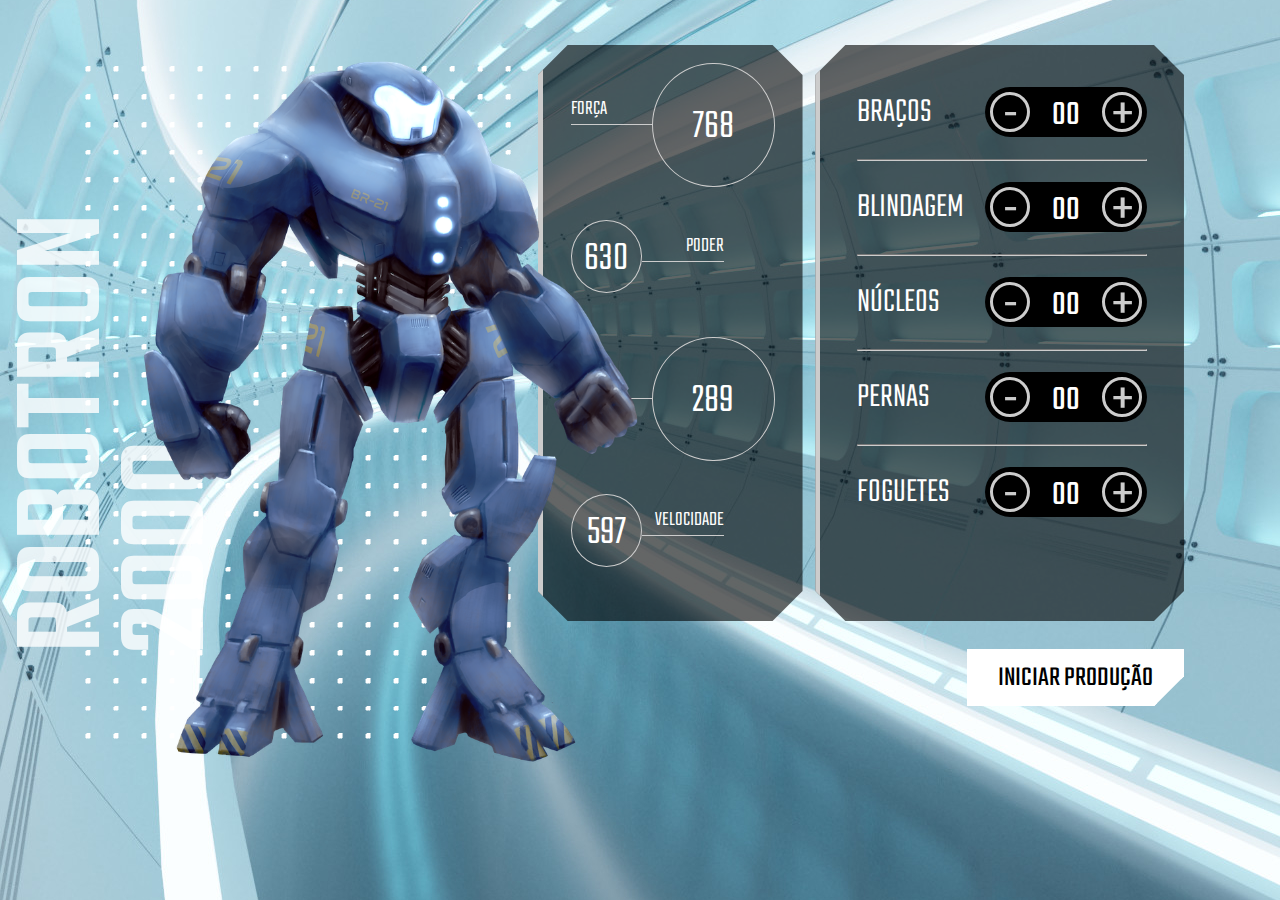
<file: index.html>
<!DOCTYPE html>
<html lang="en">
<head>
    <meta charset="UTF-8">
    <meta http-equiv="X-UA-Compatible" content="IE=edge">
    <meta name="viewport" content="width=device-width, initial-scale=1.0">
    <link rel="shortcut icon" type="image/jpg" href="img/favicon.ico"/>
    <title>Robotron 2000</title>

    <link rel="stylesheet" href="css/style.css">
    <link rel="preconnect" href="https://fonts.googleapis.com">
    <link rel="preconnect" href="https://fonts.gstatic.com" crossorigin>
    <link href="https://fonts.googleapis.com/css2?family=Teko:wght@300;500&display=swap" rel="stylesheet"> 
</head>
<body>
    <main>
        
        <section class="robotron">
            <img class="robo" src="img/robotron.png" alt="Robotron" id="robotron">
            <figcaption class="titulo">ROBOTRON <br>2000</figcaption>
        </section>

        <section class="box estatisticas">
            <div class="estatistica">
                <p class="estatistica-titulo">Força</p>
                <div class="estatistica-valor">
                    <p class="estatistica-numero" data-estatistica="forca">768</p>
                </div>
            </div>
            <div class="estatistica">
                <p class="estatistica-titulo">Poder</p>
                <div class="estatistica-valor">
                    <p class="estatistica-numero" data-estatistica="poder">630</p>
                </div>
            </div>
            <div class="estatistica">
                <p class="estatistica-titulo">Energia</p>
                <div class="estatistica-valor">
                    <p class="estatistica-numero" data-estatistica="energia">289</p>
                </div>
            </div>
            <div class="estatistica">
                <p class="estatistica-titulo">Velocidade</p>
                <div class="estatistica-valor">
                    <p class="estatistica-numero" data-estatistica="velocidade">597</p>
                </div>
            </div>
        </section>

        <section class="equipamentos">
            <form action="" class="montador">
                <div class="box montador-conteudo">
                    <div class="peca">
                        <label for="" class="peca-titulo">Braços</label>
                        <div class="controle">
                            <buttom class="controle-ajuste" data-controle="-" data-peca="bracos">-</buttom>
                            <input type="text" class="controle-contador" value="00" data-contador>
                            <buttom class="controle-ajuste" data-controle="+" data-peca="bracos">+</buttom>
                        </div>
                    </div>
                    <hr class="linha">
                    <div class="peca">
                        <label for="" class="peca-titulo">Blindagem</label>
                        <div class="controle">
                            <buttom class="controle-ajuste" data-controle="-" data-peca="blindagem">-</buttom>
                            <input type="text" class="controle-contador" value="00" data-contador>
                            <buttom class="controle-ajuste" data-controle="+" data-peca="blindagem">+</buttom>
                        </div>
                    </div>
                    <hr class="linha">
                    <div class="peca">
                        <label for="" class="peca-titulo">Núcleos</label>
                        <div class="controle">
                            <buttom class="controle-ajuste" data-controle="-" data-peca="nucleos">-</buttom>
                            <input type="text" class="controle-contador" value="00" data-contador>
                            <buttom class="controle-ajuste" data-controle="+" data-peca="nucleos">+</buttom>
                        </div>
                    </div>
                    <hr class="linha">
                    <div class="peca">
                        <label for="" class="peca-titulo">Pernas</label>
                        <div class="controle">
                            <buttom class="controle-ajuste" data-controle="-" data-peca="pernas">-</buttom>
                            <input type="text" class="controle-contador" value="00" data-contador>
                            <buttom class="controle-ajuste" data-controle="+" data-peca="pernas">+</buttom>
                        </div>
                    </div>
                    <hr class="linha">
                    <div class="peca">
                        <label for="" class="peca-titulo">Foguetes</label>
                        <div class="controle">
                            <buttom class="controle-ajuste" data-controle="-" data-peca="foguetes">-</buttom>
                            <input type="text" class="controle-contador" value="00" data-contador>
                            <buttom class="controle-ajuste" data-controle="+" data-peca="foguetes">+</buttom>
                        </div>
                    </div>
                </div>
                <input type="submit" value="Iniciar produção" class="producao" id="producao">
            </form>
        </section>
       
    </main>
    <script src="js/main.js"></script>
</body>
</html>
</file>
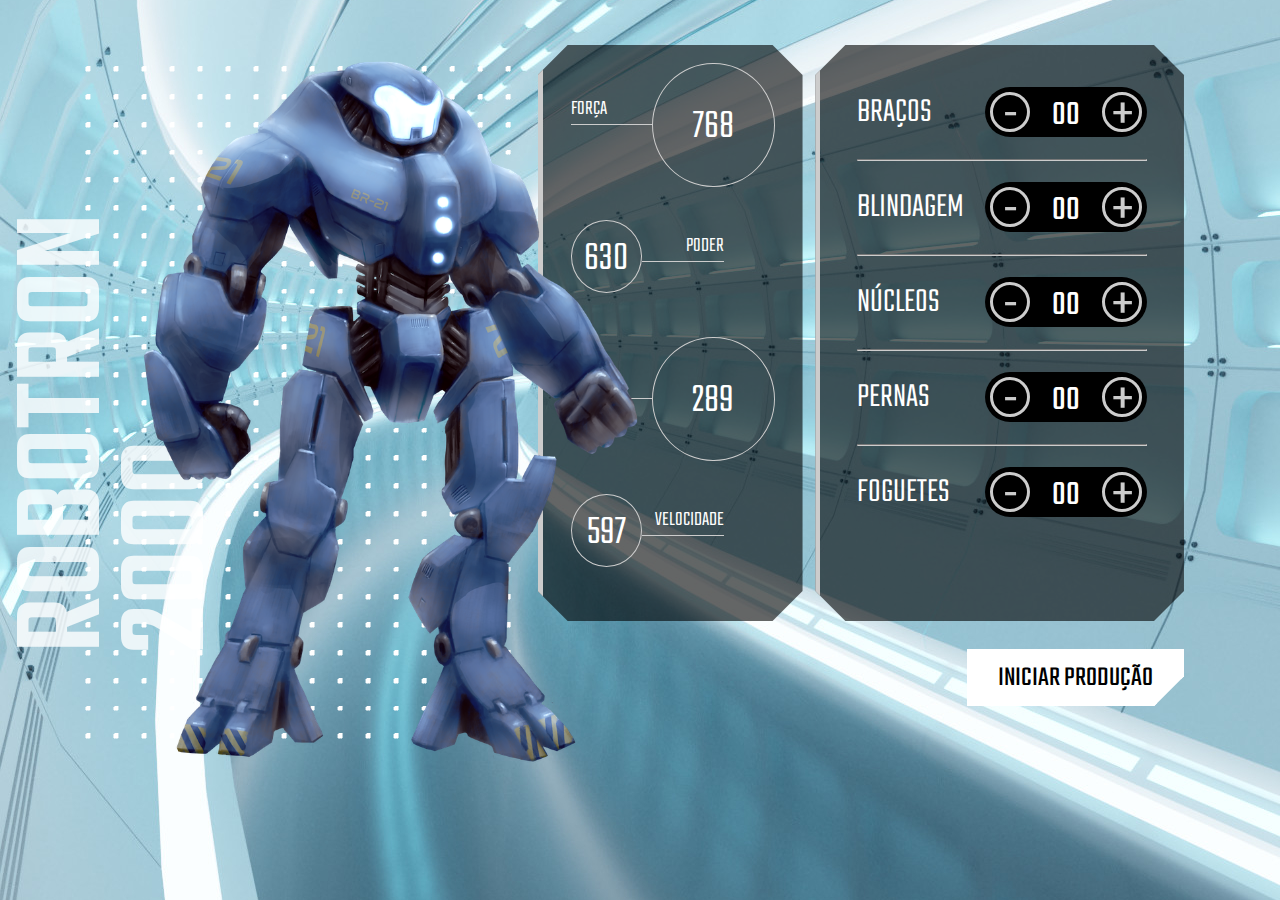
<file: -robotron-2000-projeto_inicial/index.html>
<!DOCTYPE html>
<html lang="en">
<head>
    <meta charset="UTF-8">
    <meta http-equiv="X-UA-Compatible" content="IE=edge">
    <meta name="viewport" content="width=device-width, initial-scale=1.0">
    <link rel="shortcut icon" type="image/jpg" href="img/favicon.ico"/>
    <title>Robotron 2000</title>

    <link rel="stylesheet" href="css/style.css">
    <link rel="preconnect" href="https://fonts.googleapis.com">
    <link rel="preconnect" href="https://fonts.gstatic.com" crossorigin>
    <link href="https://fonts.googleapis.com/css2?family=Teko:wght@300;500&display=swap" rel="stylesheet"> 
</head>
<body>
    <main>
        <section class="robotron">
            <img class="robo" src="img/robotron.png" alt="Robotron">
            <figcaption class="titulo">ROBOTRON <br>2000</figcaption>
        </section>

        <section class="box estatisticas">
            <div class="estatistica">
                <p class="estatistica-titulo">Força</p>
                <div class="estatistica-valor">
                    <p class="estatistica-numero">768</p>
                </div>
            </div>
            <div class="estatistica">
                <p class="estatistica-titulo">Poder</p>
                <div class="estatistica-valor">
                    <p class="estatistica-numero">630</p>
                </div>
            </div>
            <div class="estatistica">
                <p class="estatistica-titulo">Energia</p>
                <div class="estatistica-valor">
                    <p class="estatistica-numero">289</p>
                </div>
            </div>
            <div class="estatistica">
                <p class="estatistica-titulo">Velocidade</p>
                <div class="estatistica-valor">
                    <p class="estatistica-numero">597</p>
                </div>
            </div>
        </section>

        <section class="equipamentos">
            <form action="" class="montador">
                <div class="box montador-conteudo">
                    <div class="peca">
                        <label for="" class="peca-titulo">Braços</label>
                        <div class="controle">
                            <buttom class="controle-ajuste">-</buttom>
                            <input type="text" class="controle-contador" value="00">
                            <buttom class="controle-ajuste">+</buttom>
                        </div>
                    </div>
                    <hr class="linha">
                    <div class="peca">
                        <label for="" class="peca-titulo">Blindagem</label>
                        <div class="controle">
                            <buttom class="controle-ajuste">-</buttom>
                            <input type="text" class="controle-contador" value="00">
                            <buttom class="controle-ajuste">+</buttom>
                        </div>
                    </div>
                    <hr class="linha">
                    <div class="peca">
                        <label for="" class="peca-titulo">Núcleos</label>
                        <div class="controle">
                            <buttom class="controle-ajuste">-</buttom>
                            <input type="text" class="controle-contador" value="00">
                            <buttom class="controle-ajuste">+</buttom>
                        </div>
                    </div>
                    <hr class="linha">
                    <div class="peca">
                        <label for="" class="peca-titulo">Pernas</label>
                        <div class="controle">
                            <buttom class="controle-ajuste">-</buttom>
                            <input type="text" class="controle-contador" value="00">
                            <buttom class="controle-ajuste">+</buttom>
                        </div>
                    </div>
                    <hr class="linha">
                    <div class="peca">
                        <label for="" class="peca-titulo">Foguetes</label>
                        <div class="controle">
                            <buttom class="controle-ajuste">-</buttom>
                            <input type="text" class="controle-contador" value="00">
                            <buttom class="controle-ajuste">+</buttom>
                        </div>
                    </div>
                </div>
                <input type="submit" value="Iniciar produção" class="producao" id="producao">
            </form>
        </section>
    </main>
</body>
</html>
</file>
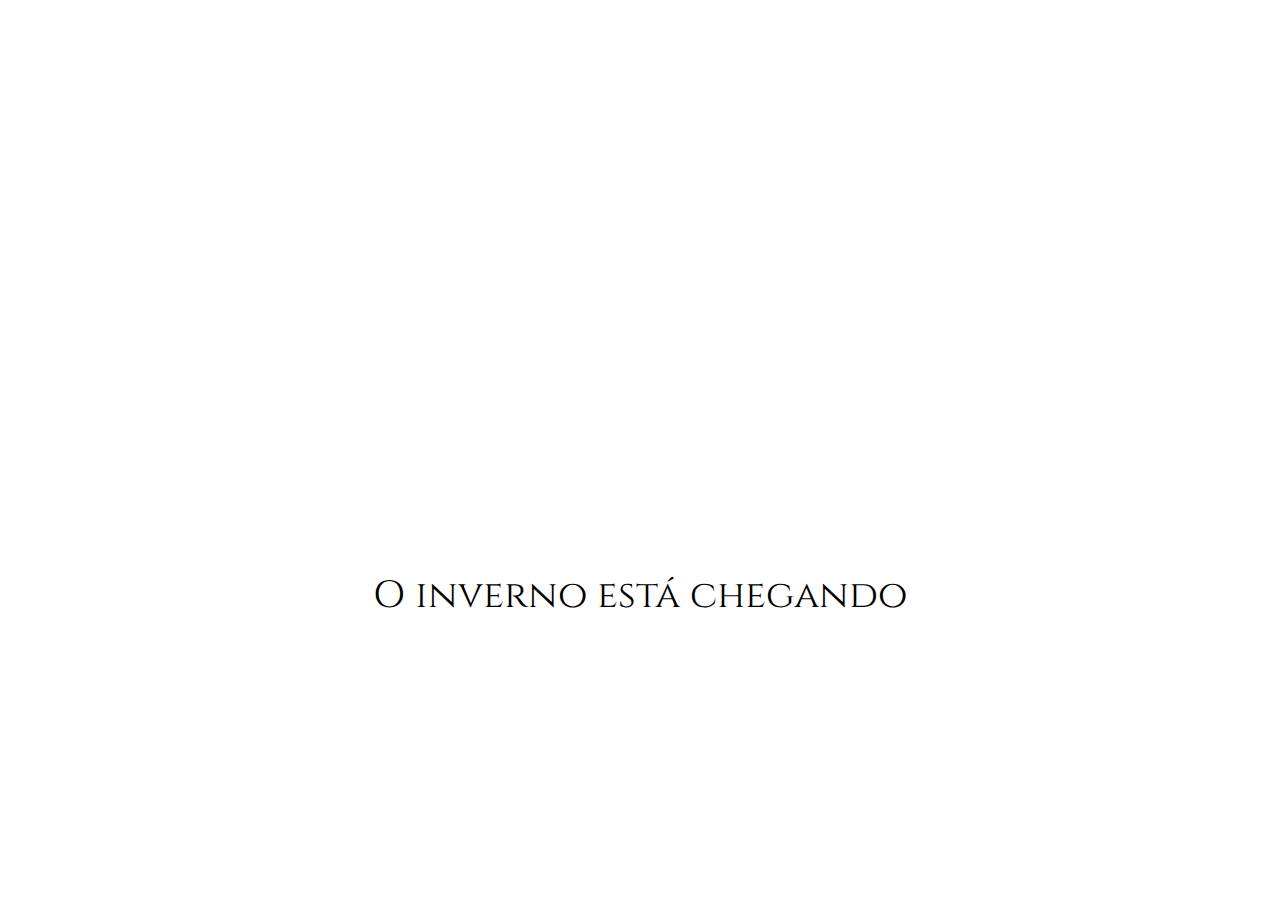
<file: excercício1/index.html>
<!DOCTYPE html>
<html lang="en" >
<head>
  <meta charset="UTF-8">
  <title>Manipulando o DOM - Aula 1</title>
  <link rel="stylesheet" href="./style.css">
</head>
<body>

<!-- fonte  --> 
<link rel="preconnect" href="https://fonts.googleapis.com"> 
<link rel="preconnect" href="https://fonts.gstatic.com" crossorigin>
<link href="https://fonts.googleapis.com/css2?family=Cinzel:wght@600&display=swap" rel="stylesheet">
<!-- fonte  -->

<section class="container">
<div class="trono"></div>
<p id="texto">O inverno está chegando</p>
</section>

</body>
</html>
</file>
<file: css/style.css>
:root {
    --main-cinza: #CCCCCC;
    --main-branco: #FFFFFF;
    --main-preto: #000000;
}

* {
    box-sizing: border-box;
}

body {
    background: url(../img/fundo.jpg);
    background-position: center center;
    background-size: cover cover;
    padding: 0;
    margin: 0;
    font-weight: 300;
}

body, input {
    font-family: 'Teko', sans-serif;
}

main {
    width: 80vw;
    height: 80vh;
    margin: 10vh 8vw 10vh 12vw;
    display: flex;
    gap: 1vw;
}

.robotron {
    background: url(../img/estrutura.png) no-repeat;
    background-position: center center;
    margin: 0;
    flex-basis: 40%;
    position: relative;
}

.robo {
    height: 110%;
    z-index: 1;
    position: absolute;
    left: -20%;
    top: -5%;
}

.titulo {
    transform: rotate(180deg);
    font-weight: 500;
    font-size: 130px;
    position: absolute;
    bottom: 7rem;
    left: -3rem;
    line-height: 0.8;
    writing-mode: vertical-rl;
    text-orientation: mixed;
    color: rgba(255,255,255,0.8)
}

.box {
    background: rgba(0,0,0,0.6);
    clip-path: polygon(calc(100% - 30px) 0, 100% 30px, 100% calc(100% - 30px), calc(100% - 30px) 100%, 30px 100%, 0 calc(100% - 30px), 0 30px, 30px 0);
    border-left: 5px solid var(--main-cinza);
    height: 80%;
}

/****************************** Equipamentos *****/

.equipamentos {
    flex-basis: 32%;
}

.montador {
    height: 100%;;
}

.montador-conteudo {
    padding: 2em 10%;
}

.peca {
    padding: 1em 0;
}

.peca-titulo {
    color: var(--main-branco);
    text-transform: uppercase;
    font-size: 2.5em;
}

.controle {
    background: var(--main-preto);
    border-radius: 25px;
    float: right;
    display: inline-flex;
    padding: 5px;
    align-items: center;
    align-self: flex-end;
}

.controle-contador {
    width: 40px;
    height: 35px;
    background: none;
    border: 0;
    margin: 0 1rem;
    color: var(--main-branco);
    text-align: center;
    font-size: 2.5em;
    display: inline-flex;
    align-items: center;
    padding-top: 8px;
}

.controle-ajuste {
    display: inline-block;
    width: 40px;
    height: 40px;
    line-height: 44px;
    border-radius: 50%;
    color: var(--main-cinza);
    font-size: 4em;
    background: var(--main-preto);
    text-align: center;
    border: 3px solid var(--main-cinza);
    cursor: pointer;
}

.linha {
    border-color: var(--main-cinza);
}

.producao {
    margin-top: 1em;
    font-size: 2em;
    text-transform: uppercase;
    padding: 0.2em 1em;
    float: right;
    border: 3px solid var(--main-branco);
    background: var(--main-branco);
    clip-path: polygon(100% 0, 100% calc(100% - 30px), calc(100% - 30px) 100%, 0 100%, 0 0);
    cursor: pointer;
}

.producao:hover {
    background: var(--main-preto);
    color: var(--main-branco)
}



/****************************** Estatísticas *****/
.estatisticas {
    flex-basis: 23%;
    padding: 2em 2em 0;
}

.estatistica {
    color: var(--main-branco);
    display: flex;
    align-items: flex-start;
    height: 25%;
}

.estatistica-titulo {
    font-size: 1.5em;
    border-bottom: 1px solid var(--main-cinza);
    flex-basis: 40%;
    text-transform: uppercase;
    order: 1
}

.estatistica-valor {
    flex-basis: 60%;
    position: relative;
    margin: 10px 0 0;
    order: 2;
    margin: -10px 0 0;
}

.estatistica-valor::after {
    content: "";
    display: block;
    padding-bottom: 100%;
    border: 1px solid var(--main-cinza);
    border-radius: 50%;
}

.estatistica-numero {
    position: absolute;
    top: 50%;
    transform: translateY(-46%);
    width: 100%;
    line-height: 100%;
    text-align: center;
    font-size: 3em;
    margin: 0;
}

.estatistica:nth-child(2n) .estatistica-titulo {
    order: 2;
    text-align: right;
}

.estatistica:nth-child(2n) .estatistica-valor {
    order: 1;
    flex-basis: 35%;
    margin: 10px 0 0;
}

@media screen and (max-width: 1600px) {
    body { 
        font-size: 14px;
    }
    main {
        width: 90vw;
        height: 80vh;
        margin: 5vh auto;
    }
}

@media screen and (max-width: 1200px) {
    body { 
        font-size: 13px;
    }

    main {
        width: 96vw;
        height: 80vh;
        margin: 10vh auto;
    }
}

.alterar {
    margin: 2px;
    width: 200px;
}

.botoes {
   position: relative;
   right: 5%;
   bottom: 10%;
   display: flex;
}
</file>
<file: -robotron-2000-projeto_inicial/css/style.css>
:root {
    --main-cinza: #CCCCCC;
    --main-branco: #FFFFFF;
    --main-preto: #000000;
}

* {
    box-sizing: border-box;
}

body {
    background: url(../img/fundo.jpg);
    background-position: center center;
    background-size: cover cover;
    padding: 0;
    margin: 0;
    font-weight: 300;
}

body, input {
    font-family: 'Teko', sans-serif;
}

main {
    width: 80vw;
    height: 80vh;
    margin: 10vh 8vw 10vh 12vw;
    display: flex;
    gap: 1vw;
}

.robotron {
    background: url(../img/estrutura.png) no-repeat;
    background-position: center center;
    margin: 0;
    flex-basis: 40%;
    position: relative;
}

.robo {
    height: 110%;
    z-index: 1;
    position: absolute;
    left: -20%;
    top: -5%;
}

.titulo {
    transform: rotate(180deg);
    font-weight: 500;
    font-size: 130px;
    position: absolute;
    bottom: 7rem;
    left: -3rem;
    line-height: 0.8;
    writing-mode: vertical-rl;
    text-orientation: mixed;
    color: rgba(255,255,255,0.8)
}

.box {
    background: rgba(0,0,0,0.6);
    clip-path: polygon(calc(100% - 30px) 0, 100% 30px, 100% calc(100% - 30px), calc(100% - 30px) 100%, 30px 100%, 0 calc(100% - 30px), 0 30px, 30px 0);
    border-left: 5px solid var(--main-cinza);
    height: 80%;
}

/****************************** Equipamentos *****/

.equipamentos {
    flex-basis: 32%;
}

.montador {
    height: 100%;;
}

.montador-conteudo {
    padding: 2em 10%;
}

.peca {
    padding: 1em 0;
}

.peca-titulo {
    color: var(--main-branco);
    text-transform: uppercase;
    font-size: 2.5em;
}

.controle {
    background: var(--main-preto);
    border-radius: 25px;
    float: right;
    display: inline-flex;
    padding: 5px;
    align-items: center;
    align-self: flex-end;
}

.controle-contador {
    width: 40px;
    height: 35px;
    background: none;
    border: 0;
    margin: 0 1rem;
    color: var(--main-branco);
    text-align: center;
    font-size: 2.5em;
    display: inline-flex;
    align-items: center;
    padding-top: 8px;
}

.controle-ajuste {
    display: inline-block;
    width: 40px;
    height: 40px;
    line-height: 44px;
    border-radius: 50%;
    color: var(--main-cinza);
    font-size: 4em;
    background: var(--main-preto);
    text-align: center;
    border: 3px solid var(--main-cinza);
    cursor: pointer;
}

.linha {
    border-color: var(--main-cinza);
}

.producao {
    margin-top: 1em;
    font-size: 2em;
    text-transform: uppercase;
    padding: 0.2em 1em;
    float: right;
    border: 3px solid var(--main-branco);
    background: var(--main-branco);
    clip-path: polygon(100% 0, 100% calc(100% - 30px), calc(100% - 30px) 100%, 0 100%, 0 0);
    cursor: pointer;
}

.producao:hover {
    background: var(--main-preto);
    color: var(--main-branco)
}



/****************************** Estatísticas *****/
.estatisticas {
    flex-basis: 23%;
    padding: 2em 2em 0;
}

.estatistica {
    color: var(--main-branco);
    display: flex;
    align-items: flex-start;
    height: 25%;
}

.estatistica-titulo {
    font-size: 1.5em;
    border-bottom: 1px solid var(--main-cinza);
    flex-basis: 40%;
    text-transform: uppercase;
    order: 1
}

.estatistica-valor {
    flex-basis: 60%;
    position: relative;
    margin: 10px 0 0;
    order: 2;
    margin: -10px 0 0;
}

.estatistica-valor::after {
    content: "";
    display: block;
    padding-bottom: 100%;
    border: 1px solid var(--main-cinza);
    border-radius: 50%;
}

.estatistica-numero {
    position: absolute;
    top: 50%;
    transform: translateY(-46%);
    width: 100%;
    line-height: 100%;
    text-align: center;
    font-size: 3em;
    margin: 0;
}

.estatistica:nth-child(2n) .estatistica-titulo {
    order: 2;
    text-align: right;
}

.estatistica:nth-child(2n) .estatistica-valor {
    order: 1;
    flex-basis: 35%;
    margin: 10px 0 0;
}

@media screen and (max-width: 1600px) {
    body { 
        font-size: 14px;
    }
    main {
        width: 90vw;
        height: 80vh;
        margin: 5vh auto;
    }
}

@media screen and (max-width: 1200px) {
    body { 
        font-size: 13px;
    }

    main {
        width: 96vw;
        height: 80vh;
        margin: 10vh auto;
    }
}
</file>
<file: excercício1/style.css>
* {
    margin: 0;
    padding: 0;
  }
  
  body {
    background: var(--cor-fundo);
    color: var(--cor-fonte);
    font-family: 'Cinzel', serif;
    font-size: 38px;
    user-select: none;
    transition: 2s;
  }
  
  .container {
    height: 90vh;
    width: 100%;
    display: flex;
    flex-direction: column;
    justify-content: center;
    align-items: center;
  }
  
  .trono {
    background-image: url("https://caelum-online-public.s3.amazonaws.com/1369-alura-mais-dark-mode/trono-preto.png");
    background-size: cover;
    width: 450px;
    height: 350px;
    margin-bottom: 30px;
    position: relative;
    top: 10%;
    right: 5%;
  }
</file>
